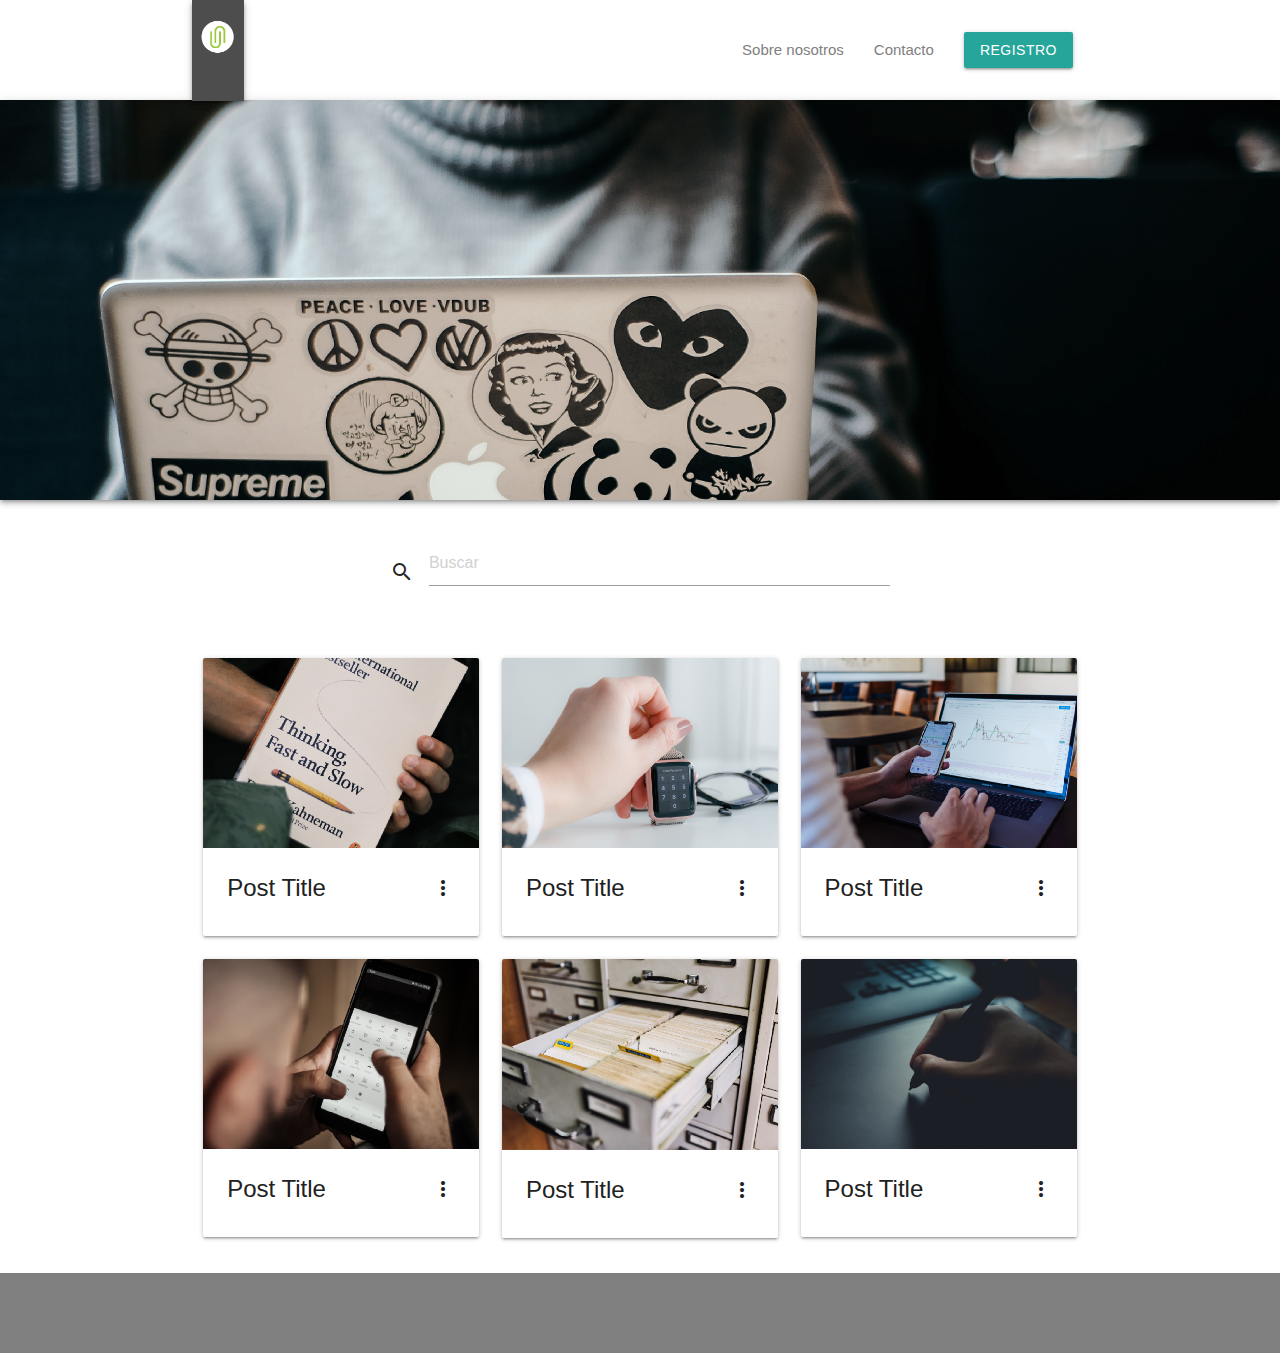
<file: index.html>
<!DOCTYPE html>
<html lang="en">
  <head>
    <meta charset="UTF-8" />
    <meta http-equiv="X-UA-Compatible" content="IE=edge" />
    <meta name="viewport" content="width=device-width, initial-scale=1.0" />
    <title>Materialize</title>
    <link
      href="https://fonts.googleapis.com/icon?family=Material+Icons"
      rel="stylesheet"
    />
    <link
      rel="stylesheet"
      href="https://cdnjs.cloudflare.com/ajax/libs/materialize/1.0.0/css/materialize.min.css"
    />
    <link rel="stylesheet" href="/css/main.css" />
  </head>
  <body>
    <header>
      <nav class="container">
        <a href="index.html" class="brand-logo valing-wrapper">
          <img
            src="/assets/img/Logo.jpg"
            alt="Logo del blog"
            class="responsive-img left z-depth-2"
          />
        </a>
        <ul class="right valign-wrapper">
          <li><a href="#">Sobre nosotros</a></li>
          <li><a href="#">Contacto</a></li>
          <li><a href="register.html" class="btn">Registro</a></li>
        </ul>
      </nav>
      <section class="header-main-pic z-depth-2"></section>
    </header>
    <main class="container">
      <section>
        <div class="section">
          <div class="row">
            <div class="col m7 input-field input-container">
              <i class="material-icons">search</i>
              <input id="search" type="text" placeholder="Buscar" />
            </div>
          </div>
        </div>
      </section>
      <section>
        <div class="row">
          <article class="col l4 m6 s12">
            <div class="card">
              <div class="card-image waves-effect waves-block waves-light">
                <img src="/assets/img/card1.jpg" alt="" class="activador" />
              </div>
              <div class="card-content">
                <span class="card-title grey-text activator text-darken-4"
                  >Post Title
                  <i class="material-icons right">more_vert</i></span
                >
              </div>
              <div class="card-reveal">
                <span class="card-tile grey-text text-darken-4"
                  >Post title <i class="material-icons right">close</i></span
                >
                <p>
                  Lorem ipsum dolor sit amet consectetur adipisicing elit. Nemo
                  expedita iusto hic iste, suscipit harum voluptatibus. Ratione
                  architecto minima eligendi.
                </p>
                <a
                  href="post.html"
                  class="waves-effect waves-teal btn-flat teal lighten-5 right"
                  >Ir</a
                >
              </div>
            </div>
          </article>
          <article class="col l4 m6 s12">
            <div class="card">
              <div class="card-image waves-effect waves-block waves-light">
                <img src="/assets/img/card2.jpg" alt="" class="activador" />
              </div>
              <div class="card-content">
                <span class="card-title grey-text activator text-darken-4"
                  >Post Title
                  <i class="material-icons right">more_vert</i></span
                >
              </div>
              <div class="card-reveal">
                <span class="card-tile grey-text text-darken-4"
                  >Post title <i class="material-icons right">close</i></span
                >
                <p>
                  Lorem ipsum dolor sit amet consectetur adipisicing elit. Nemo
                  expedita iusto hic iste, suscipit harum voluptatibus. Ratione
                  architecto minima eligendi.
                </p>
                <a
                  href="post.html"
                  class="waves-effect waves-teal btn-flat teal lighten-5 right"
                  >Ir</a
                >
              </div>
            </div>
          </article>
          <article class="col l4 m6 s12">
            <div class="card">
              <div class="card-image waves-effect waves-block waves-light">
                <img src="/assets/img/card3.jpg" alt="" class="activador" />
              </div>
              <div class="card-content">
                <span class="card-title grey-text activator text-darken-4"
                  >Post Title
                  <i class="material-icons right">more_vert</i></span
                >
              </div>
              <div class="card-reveal">
                <span class="card-tile grey-text text-darken-4"
                  >Post title <i class="material-icons right">close</i></span
                >
                <p>
                  Lorem ipsum dolor sit amet consectetur adipisicing elit. Nemo
                  expedita iusto hic iste, suscipit harum voluptatibus. Ratione
                  architecto minima eligendi.
                </p>
                <a
                  href="post.html"
                  class="waves-effect waves-teal btn-flat teal lighten-5 right"
                  >Ir</a
                >
              </div>
            </div>
          </article>
          <article class="col l4 m6 s12">
            <div class="card">
              <div class="card-image waves-effect waves-block waves-light">
                <img src="/assets/img/card4.jpg" alt="" class="activador" />
              </div>
              <div class="card-content">
                <span class="card-title grey-text activator text-darken-4"
                  >Post Title
                  <i class="material-icons right">more_vert</i></span
                >
              </div>
              <div class="card-reveal">
                <span class="card-tile grey-text text-darken-4"
                  >Post title <i class="material-icons right">close</i></span
                >
                <p>
                  Lorem ipsum dolor sit amet consectetur adipisicing elit. Nemo
                  expedita iusto hic iste, suscipit harum voluptatibus. Ratione
                  architecto minima eligendi.
                </p>
                <a
                  href="post.html"
                  class="waves-effect waves-teal btn-flat teal lighten-5 right"
                  >Ir</a
                >
              </div>
            </div>
          </article>
          <article class="col l4 m6 s12">
            <div class="card">
              <div class="card-image waves-effect waves-block waves-light">
                <img src="/assets/img/card5.jpg" alt="" class="activador" />
              </div>
              <div class="card-content">
                <span class="card-title grey-text activator text-darken-4"
                  >Post Title
                  <i class="material-icons right">more_vert</i></span
                >
              </div>
              <div class="card-reveal">
                <span class="card-tile grey-text text-darken-4"
                  >Post title <i class="material-icons right">close</i></span
                >
                <p>
                  Lorem ipsum dolor sit amet consectetur adipisicing elit. Nemo
                  expedita iusto hic iste, suscipit harum voluptatibus. Ratione
                  architecto minima eligendi.
                </p>
                <a
                  href="post.html"
                  class="waves-effect waves-teal btn-flat teal lighten-5 right"
                  >Ir</a
                >
              </div>
            </div>
          </article>
          <article class="col l4 m6 s12">
            <div class="card">
              <div class="card-image waves-effect waves-block waves-light">
                <img src="/assets/img/card6.jpg" alt="" class="activador" />
              </div>
              <div class="card-content">
                <span class="card-title grey-text activator text-darken-4"
                  >Post Title
                  <i class="material-icons right">more_vert</i></span
                >
              </div>
              <div class="card-reveal">
                <span class="card-tile grey-text text-darken-4"
                  >Post title <i class="material-icons right">close</i></span
                >
                <p>
                  Lorem ipsum dolor sit amet consectetur adipisicing elit. Nemo
                  expedita iusto hic iste, suscipit harum voluptatibus. Ratione
                  architecto minima eligendi.
                </p>
                <a
                  href="post.html"
                  class="waves-effect waves-teal btn-flat teal lighten-5 right"
                  >Ir</a
                >
              </div>
            </div>
          </article>
        </div>
      </section>
    </main>
    <footer class="page-footer"></footer>
    <script src="https://cdnjs.cloudflare.com/ajax/libs/materialize/1.0.0/js/materialize.min.js"></script>
  </body>
</html>
</file>
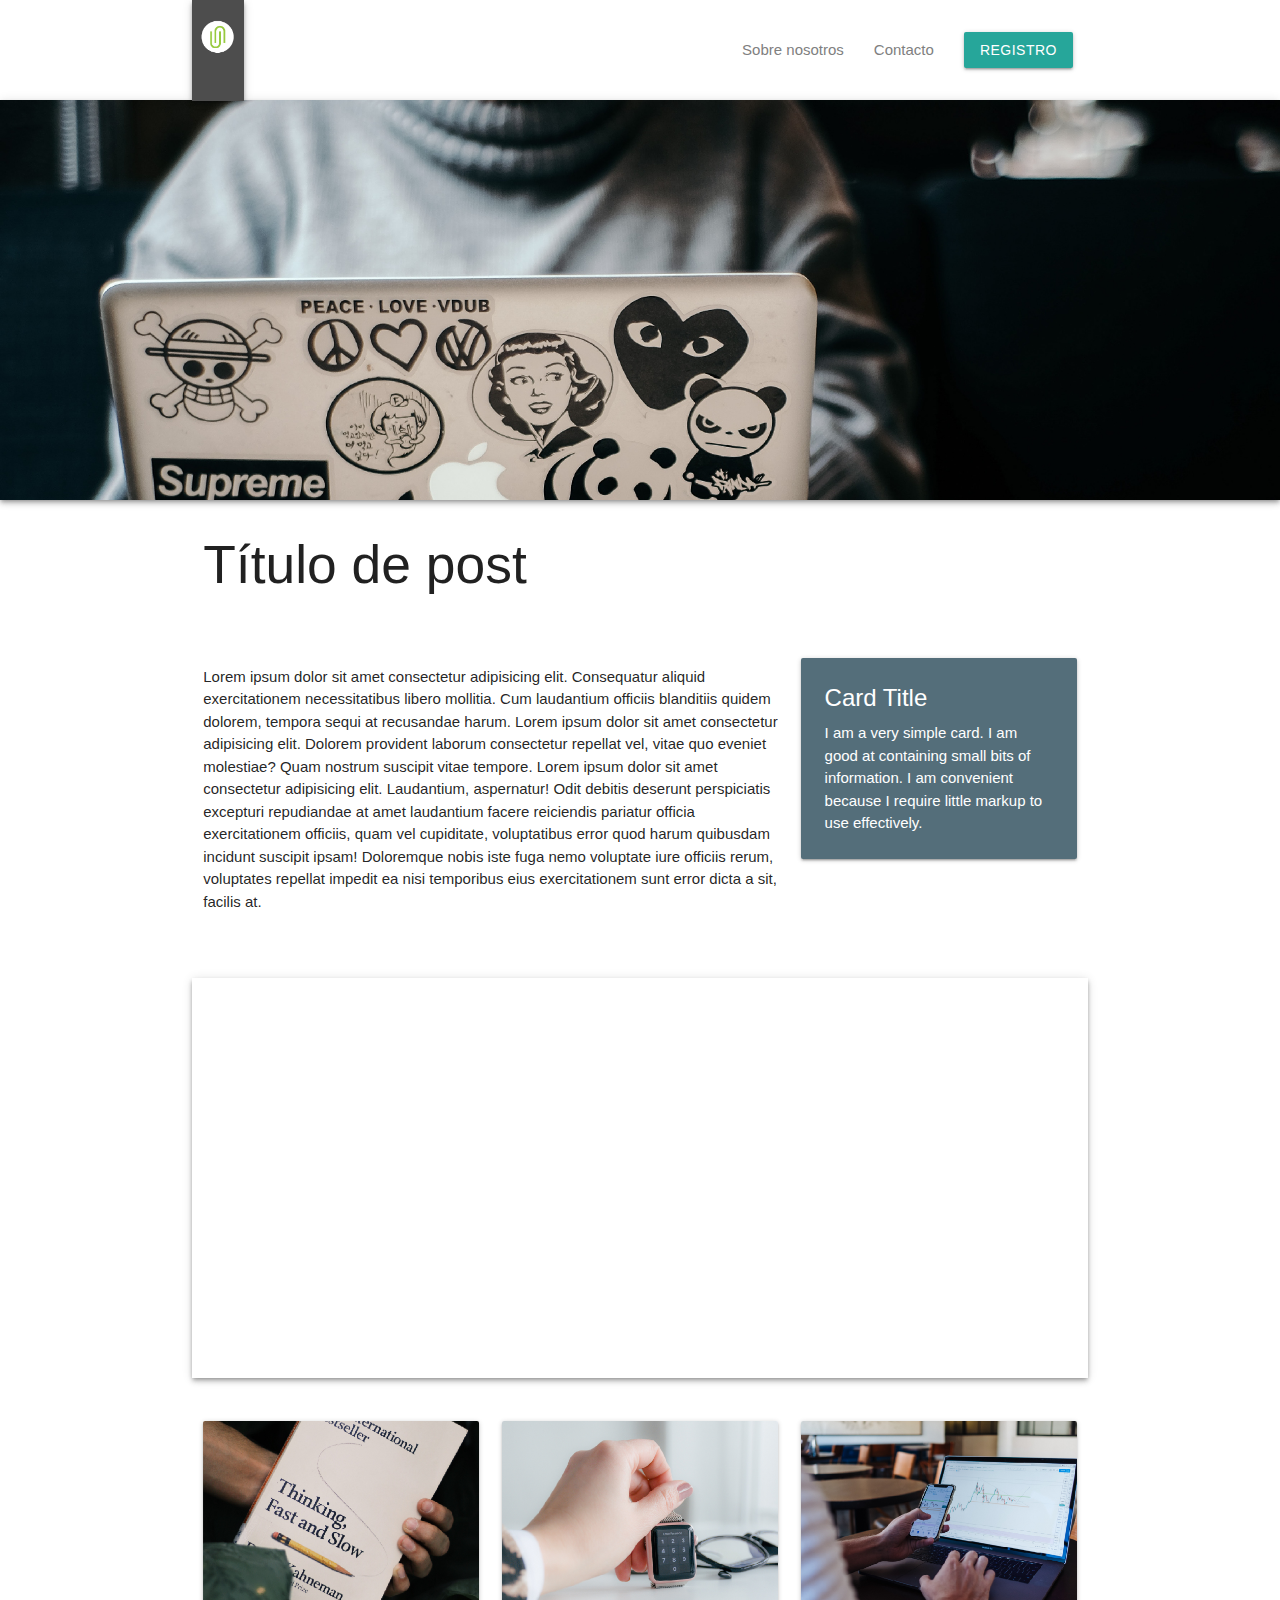
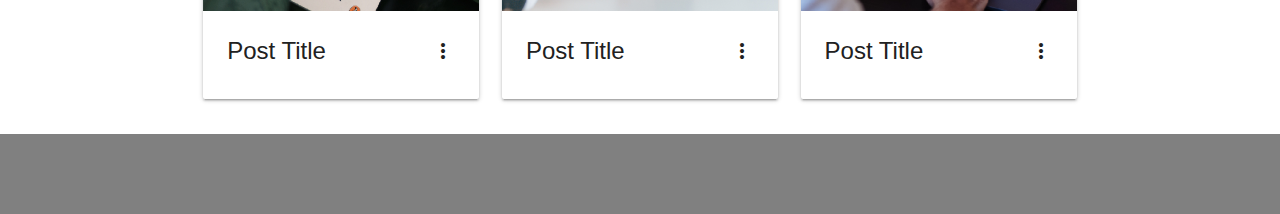
<file: post.html>
<!DOCTYPE html>
<html lang="en">
  <head>
    <meta charset="UTF-8" />
    <meta http-equiv="X-UA-Compatible" content="IE=edge" />
    <meta name="viewport" content="width=device-width, initial-scale=1.0" />
    <title>Materialize</title>
    <link
      href="https://fonts.googleapis.com/icon?family=Material+Icons"
      rel="stylesheet"
    />
    <link
      rel="stylesheet"
      href="https://cdnjs.cloudflare.com/ajax/libs/materialize/1.0.0/css/materialize.min.css"
    />
    <link rel="stylesheet" href="/css/main.css" />
  </head>
  <body>
    <header>
      <nav class="container">
        <a href="index.html" class="brand-logo valing-wrapper">
          <img
            src="/assets/img/Logo.jpg"
            alt="Logo del blog"
            class="responsive-img left z-depth-2"
          />
        </a>
        <ul class="right valign-wrapper">
          <li><a href="#">Sobre nosotros</a></li>
          <li><a href="#">Contacto</a></li>
          <li><a href="register.html" class="btn">Registro</a></li>
        </ul>
      </nav>
      <section class="header-main-pic z-depth-2"></section>
    </header>
    <main class="container">
      <section class="hide">
        <div class="section">
          <div class="row">
            <div class="col m7 input-field input-container">
              <i class="material-icons">search</i>
              <input id="search" type="text" placeholder="Buscar" />
            </div>
          </div>
        </div>
      </section>
      <section>
        <div class="row">
          <div class="col s12">
            <h2>Título de post</h2>
          </div>
        </div>
      </section>
      <section class="section">
        <div class="row">
          <div class="col m8">
            <p>
              Lorem ipsum dolor sit amet consectetur adipisicing elit.
              Consequatur aliquid exercitationem necessitatibus libero mollitia.
              Cum laudantium officiis blanditiis quidem dolorem, tempora sequi
              at recusandae harum. Lorem ipsum dolor sit amet consectetur
              adipisicing elit. Dolorem provident laborum consectetur repellat
              vel, vitae quo eveniet molestiae? Quam nostrum suscipit vitae
              tempore. Lorem ipsum dolor sit amet consectetur adipisicing elit.
              Laudantium, aspernatur! Odit debitis deserunt perspiciatis
              excepturi repudiandae at amet laudantium facere reiciendis
              pariatur officia exercitationem officiis, quam vel cupiditate,
              voluptatibus error quod harum quibusdam incidunt suscipit ipsam!
              Doloremque nobis iste fuga nemo voluptate iure officiis rerum,
              voluptates repellat impedit ea nisi temporibus eius exercitationem
              sunt error dicta a sit, facilis at.
            </p>
          </div>
          <div class="col m4">
            <div class="card blue-grey darken-1">
              <div class="card-content white-text">
                <span class="card-title">Card Title</span>
                <p>
                  I am a very simple card. I am good at containing small bits of
                  information. I am convenient because I require little markup
                  to use effectively.
                </p>
              </div>
            </div>
          </div>
        </div>
      </section>
      <section class="section">
        <div class="row">
          <div class="post-pic z-depth-2"></div>
        </div>
      </section>
      <section>
        <div class="row">
          <article class="col l4 m6 s12">
            <div class="card">
              <div class="card-image waves-effect waves-block waves-light">
                <img src="/assets/img/card1.jpg" alt="" class="activador" />
              </div>
              <div class="card-content">
                <span class="card-title grey-text activator text-darken-4"
                  >Post Title
                  <i class="material-icons right">more_vert</i></span
                >
              </div>
              <div class="card-reveal">
                <span class="card-tile grey-text text-darken-4"
                  >Post title <i class="material-icons right">close</i></span
                >
                <p>
                  Lorem ipsum dolor sit amet consectetur adipisicing elit. Nemo
                  expedita iusto hic iste, suscipit harum voluptatibus. Ratione
                  architecto minima eligendi.
                </p>
                <a
                  href="post.html"
                  class="waves-effect waves-teal btn-flat teal lighten-5 right"
                  >Ir</a
                >
              </div>
            </div>
          </article>
          <article class="col l4 m6 s12">
            <div class="card">
              <div class="card-image waves-effect waves-block waves-light">
                <img src="/assets/img/card2.jpg" alt="" class="activador" />
              </div>
              <div class="card-content">
                <span class="card-title grey-text activator text-darken-4"
                  >Post Title
                  <i class="material-icons right">more_vert</i></span
                >
              </div>
              <div class="card-reveal">
                <span class="card-tile grey-text text-darken-4"
                  >Post title <i class="material-icons right">close</i></span
                >
                <p>
                  Lorem ipsum dolor sit amet consectetur adipisicing elit. Nemo
                  expedita iusto hic iste, suscipit harum voluptatibus. Ratione
                  architecto minima eligendi.
                </p>
                <a
                  href="post.html"
                  class="waves-effect waves-teal btn-flat teal lighten-5 right"
                  >Ir</a
                >
              </div>
            </div>
          </article>
          <article class="col l4 m6 s12">
            <div class="card">
              <div class="card-image waves-effect waves-block waves-light">
                <img src="/assets/img/card3.jpg" alt="" class="activador" />
              </div>
              <div class="card-content">
                <span class="card-title grey-text activator text-darken-4"
                  >Post Title
                  <i class="material-icons right">more_vert</i></span
                >
              </div>
              <div class="card-reveal">
                <span class="card-tile grey-text text-darken-4"
                  >Post title <i class="material-icons right">close</i></span
                >
                <p>
                  Lorem ipsum dolor sit amet consectetur adipisicing elit. Nemo
                  expedita iusto hic iste, suscipit harum voluptatibus. Ratione
                  architecto minima eligendi.
                </p>
                <a
                  href="post.html"
                  class="waves-effect waves-teal btn-flat teal lighten-5 right"
                  >Ir</a
                >
              </div>
            </div>
          </article>
        </div>
      </section>
    </main>
    <footer class="page-footer"></footer>
    <script src="https://cdnjs.cloudflare.com/ajax/libs/materialize/1.0.0/js/materialize.min.js"></script>
  </body>
</html>
</file>
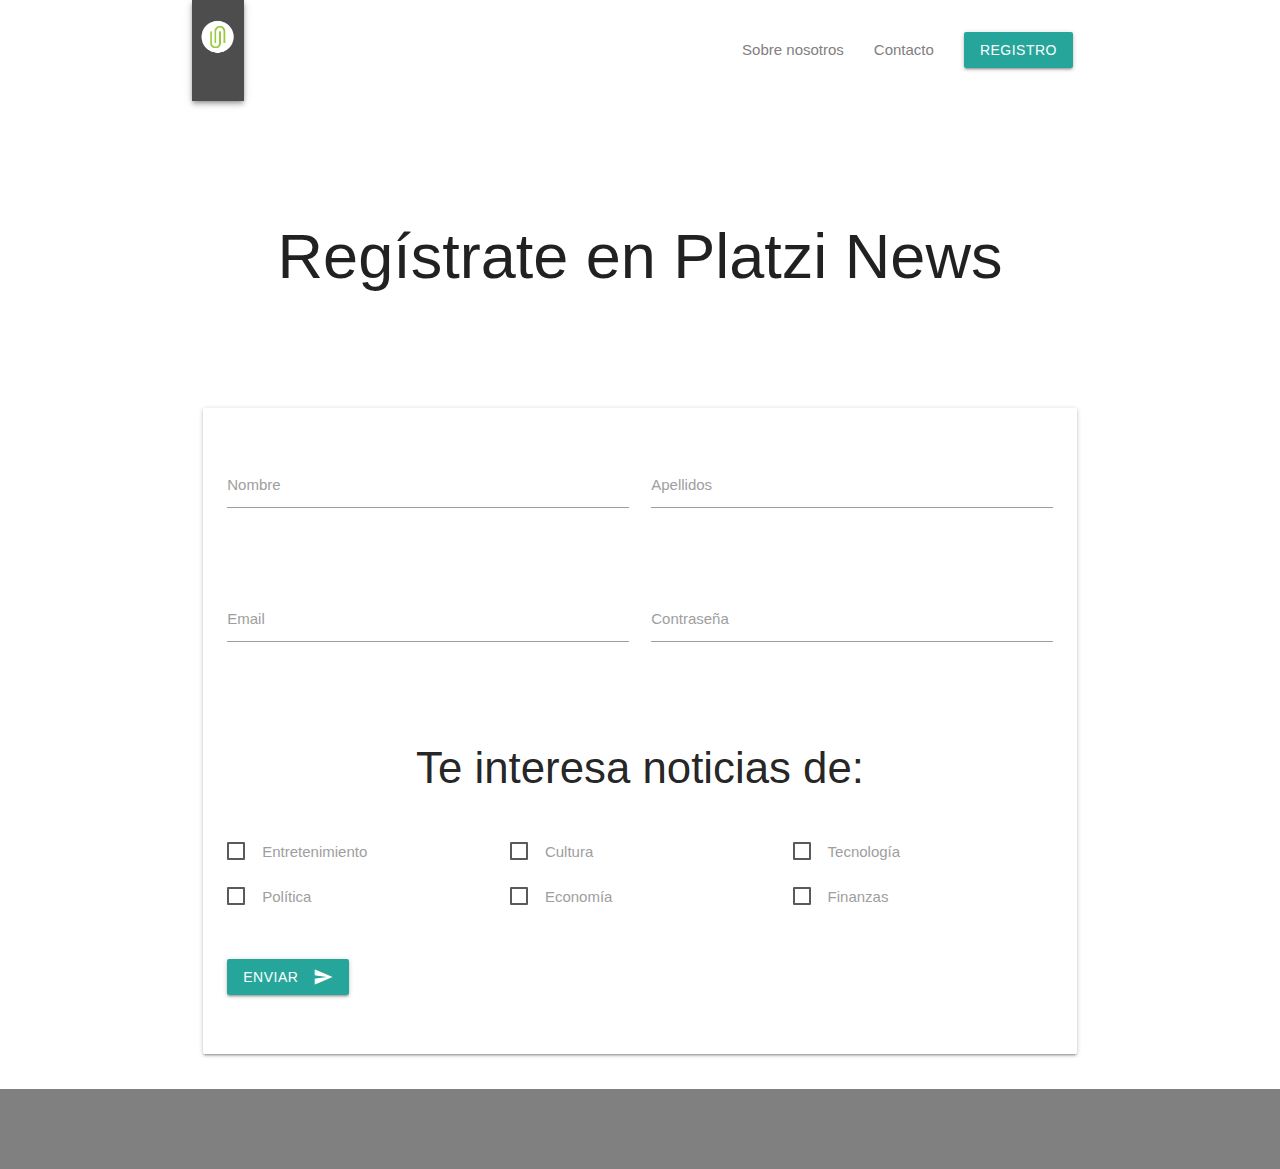
<file: register.html>
<!DOCTYPE html>
<html lang="en">
  <head>
    <meta charset="UTF-8" />
    <meta http-equiv="X-UA-Compatible" content="IE=edge" />
    <meta name="viewport" content="width=device-width, initial-scale=1.0" />
    <title>Materialize</title>
    <link
      href="https://fonts.googleapis.com/icon?family=Material+Icons"
      rel="stylesheet"
    />
    <link
      rel="stylesheet"
      href="https://cdnjs.cloudflare.com/ajax/libs/materialize/1.0.0/css/materialize.min.css"
    />
    <link rel="stylesheet" href="/css/main.css" />
  </head>
  <body>
    <header class="registro-header">
      <nav class="container">
        <a href="index.html" class="brand-logo valing-wrapper">
          <img
            src="/assets/img/Logo.jpg"
            alt="Logo del blog"
            class="responsive-img left z-depth-2"
          />
        </a>
        <ul class="right valign-wrapper">
          <li><a href="#">Sobre nosotros</a></li>
          <li><a href="#">Contacto</a></li>
          <li><a href="register.html" class="btn">Registro</a></li>
        </ul>
      </nav>
      <section class="header-main-pic z-depth-2 hide"></section>
      <section class="container">
        <div class="row registro-titulo">
          <div class="col s12">
            <h1 class="center-align">Regístrate en Platzi News</h1>
          </div>
        </div>
      </section>
    </header>
    <main class="container">
      <div class="row">
        <div class="col s12">
          <div class="card-panel">
            <form action="">
              <div class="row section">
                <div class="input-field col s12 m6">
                  <input type="text" id="first-name" class="validate" />
                  <label for="first-name">Nombre</label>
                </div>
                <div class="input-field col s12 m6">
                  <input type="text" id="last-name" class="validate" />
                  <label for="last-name">Apellidos</label>
                </div>
              </div>
              <div class="row section">
                <div class="input-field col s12 m6">
                  <input type="email" id="email" class="validate" />
                  <label for="email">Email</label>
                </div>
                <div class="input-field col s12 m6">
                  <input type="password" id="password" class="validate" />
                  <label for="password">Contraseña</label>
                </div>
              </div>
              <div class="section">
                <h3 class="center-align">Te interesa noticias de:</h3>
              </div>
              <div class="section">
                <div class="row">
                  <label class="col s12 m4">
                    <input type="checkbox" />
                    <span>Entretenimiento</span>
                  </label>
                  <label class="col s12 m4">
                    <input type="checkbox" />
                    <span>Cultura</span>
                  </label>
                  <label class="col s12 m4">
                    <input type="checkbox" />
                    <span>Tecnología</span>
                  </label>
                </div>
                <div class="row">
                  <label class="col s12 m4">
                    <input type="checkbox" />
                    <span>Política</span>
                  </label>
                  <label class="col s12 m4">
                    <input type="checkbox" />
                    <span>Economía</span>
                  </label>
                  <label class="col s12 m4">
                    <input type="checkbox" />
                    <span>Finanzas</span>
                  </label>
                </div>
              </div>
              <div class="section">
                <div class="row">
                  <div class="col s12">
                    <button class="btn waves-effect waves-light center-align">
                      Enviar
                      <i class="material-icons right">send</i>
                    </button>
                  </div>
                </div>
              </div>
            </form>
          </div>
        </div>
      </div>
    </main>
    <footer class="page-footer"></footer>
    <script src="https://cdnjs.cloudflare.com/ajax/libs/materialize/1.0.0/js/materialize.min.js"></script>
  </body>
</html>
</file>
<file: css/main.css>
body {
  margin: 0px;
  padding: 0px;
  display: flex;
  min-height: 100vh;
  flex-direction: column;
}
header {
  height: 500px;
}
header nav {
  height: 100px;
  background: white;
  box-shadow: none;
}
nav .brand-logo {
  height: 100px;
  left: 15%;
}
nav .brand-logo img {
  width: 52px;
}
header nav ul {
  height: 100px;
}
header ul a {
  color: grey;
}
.header-main-pic {
  width: 100%;
  height: 400px;
  background-image: url("/assets/img/Banner.jpg");
  background-repeat: no-repeat;
  background-position: center;
  background-size: cover;
}
.input-field.input-container {
  height: 100px;
  float: none;
  display: flex;
  margin: 0 auto;
}
.input-field > #search {
  margin-top: 25px;
}
.input-container i {
  margin-top: 45px;
  margin-right: 15px;
}
footer.page-footer {
  height: 80px;
  background: grey;
  bottom: 0;
}
/*post.html*/
.post-pic {
  width: 100%;
  height: 400px;
  background-image: url("https://picsum.photos/1000/400");
  background-repeat: no-repeat;
  background-position: center;
  background-size: cover;
}

/*registrer.html*/
.registro-titulo {
  margin-top: 80px;
}
.registro-header {
  height: 400px;
}
</file>
